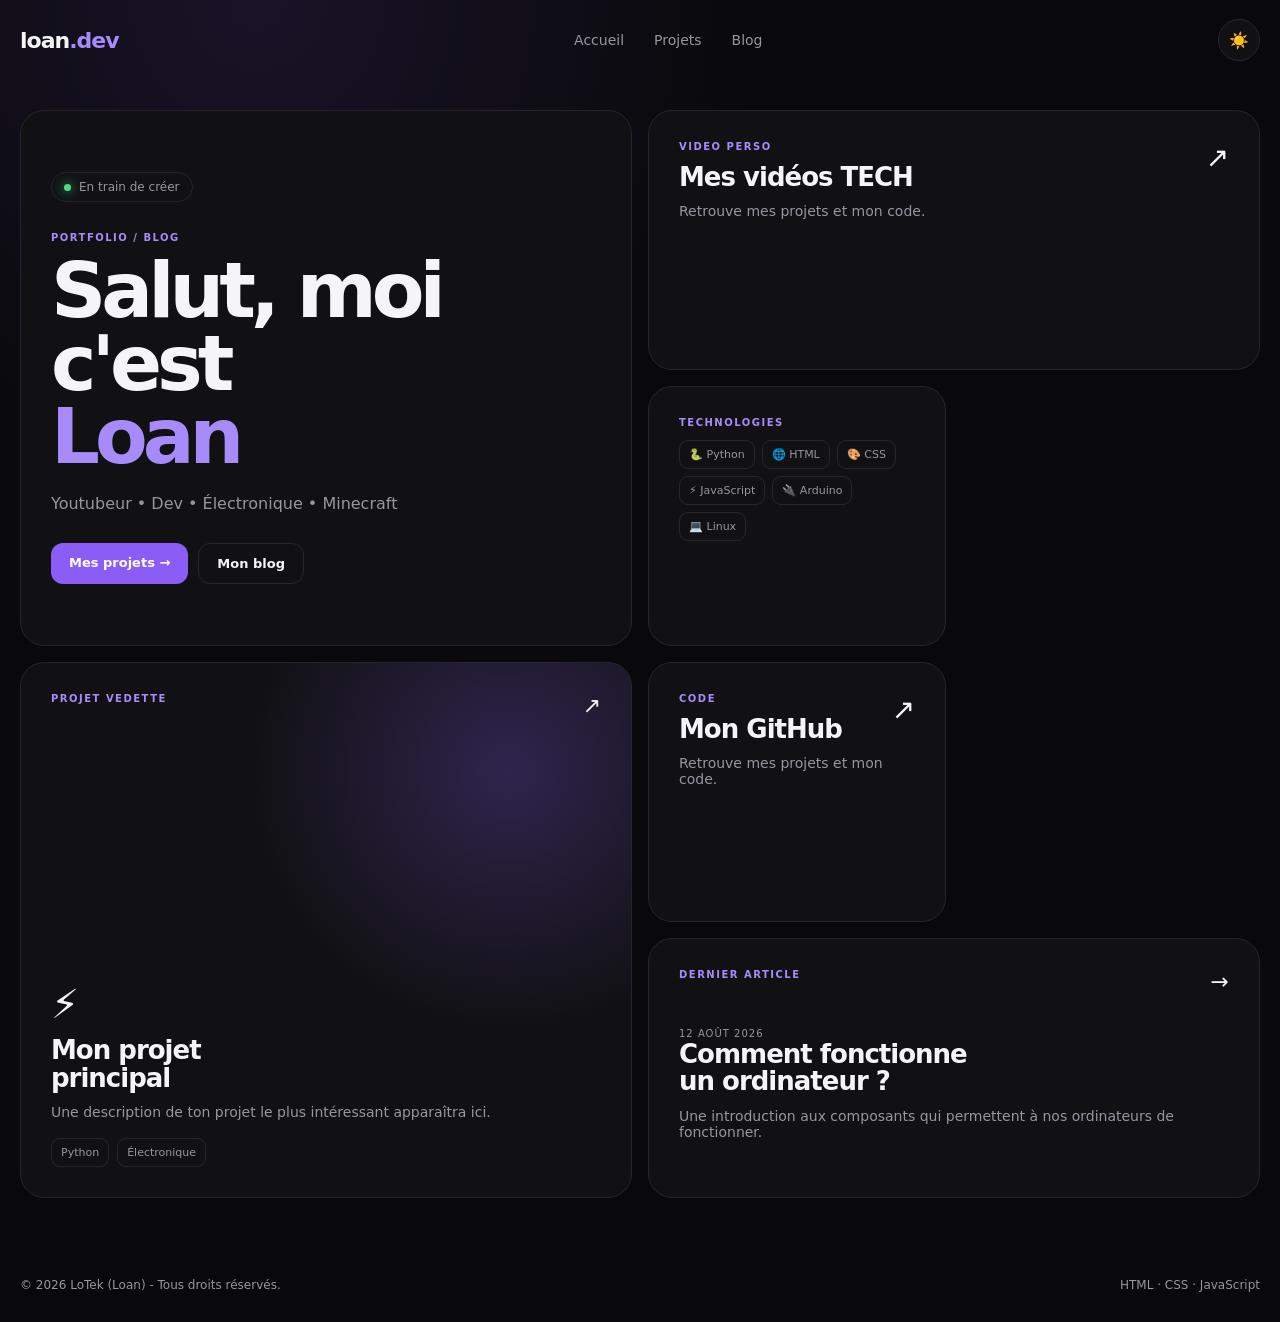
<file: index.html>
<!DOCTYPE html>
<html lang="fr">
<head>
    <meta charset="UTF-8">
    <meta name="viewport" content="width=device-width, initial-scale=1.0">

    <title>LoTek Portofolio</title>

    <link rel="stylesheet" href="css/style.css">
</head>

<body>

<header class="navbar">

    <a href="index.html" class="logo">
        loan<span>.dev</span>
    </a>

    <nav>
        <a href="index.html">Accueil</a>
        <a href="projets.html">Projets</a>
        <a href="blog.html">Blog</a>
    </nav>

    <button id="themeButton" class="theme-button">
        ☀️
    </button>

</header>


<main class="bento">

    <!-- Présentation -->
    <section class="tile tile-large hero">

        <div class="status">
            <span></span>
            En train de créer
        </div>

        <p class="eyebrow">
            PORTFOLIO / BLOG
        </p>

        <h1>
            Salut, moi c'est<br>
            <span>Loan</span>
        </h1>

        <p class="description">
            Youtubeur • Dev • Électronique • Minecraft
        </p>

        <div class="buttons">

            <a href="projets.html" class="button primary">
                Mes projets →
            </a>

            <a href="blog.html" class="button secondary">
                Mon blog
            </a>

        </div>

    </section>

    <!-- YouTube -->
    <section class="tile tile-wide external">

        <div>
            <p class="eyebrow">
                VIDEO PERSO
            </p>

            <h2>
                Mes vidéos TECH
            </h2>

            <p class="muted">
                Retrouve mes projets et mon code.
            </p>
        </div>

        <span class="big-arrow">
            ↗
        </span>

    </section>


    <!-- Technologies -->
    <section class="tile tile-small">

        <p class="eyebrow">
            TECHNOLOGIES
        </p>

        <div class="tech-list">
            <span>🐍 Python</span>
            <span>🌐 HTML</span>
            <span>🎨 CSS</span>
            <span>⚡ JavaScript</span>
            <span>🔌 Arduino</span>
            <span>💻 Linux</span>
        </div>

    </section>


    <!-- Projet vedette -->
    <section href="projets.html" class="tile tile-large featured">

        <div class="tile-header">
            <span class="eyebrow">
                PROJET VEDETTE
            </span>

            <span class="arrow">↗</span>
        </div>

        <div class="tile-bottom">

            <div class="project-icon">
                ⚡
            </div>

            <h2>
                Mon projet<br>
                principal
            </h2>

            <p class="muted">
                Une description de ton projet le plus
                intéressant apparaîtra ici.
            </p>

            <div class="tags">
                <span>Python</span>
                <span>Électronique</span>
            </div>

        </div>

    </section>


    <!-- GitHub -->
    <section href="https://github.com/LoTek2012" class="tile tile-small external">

        <div>
            <p class="eyebrow">
                CODE
            </p>

            <h2>
                Mon GitHub
            </h2>

            <p class="muted">
                Retrouve mes projets et mon code.
            </p>
        </div>

        <span class="big-arrow">
            ↗
        </span>

    </section>


    <!-- Article -->
    <section href="blog.html" class="tile tile-wide">

        <div class="tile-header">

            <span class="eyebrow">
                DERNIER ARTICLE
            </span>

            <span class="arrow">
                →
            </span>

        </div>

        <div class="article">

            <span class="date">
                12 AOÛT 2026
            </span>

            <h2>
                Comment fonctionne<br>
                un ordinateur ?
            </h2>

            <p class="muted">
                Une introduction aux composants qui permettent
                à nos ordinateurs de fonctionner.
            </p>

        </div>

    </section>

</main>


<footer>

    <span>© 2026 LoTek (Loan) - Tous droits réservés.</span>

    <span>
        HTML · CSS · JavaScript
    </span>

</footer>


<script src="js/script.js"></script>

</body>
</html>
</file>
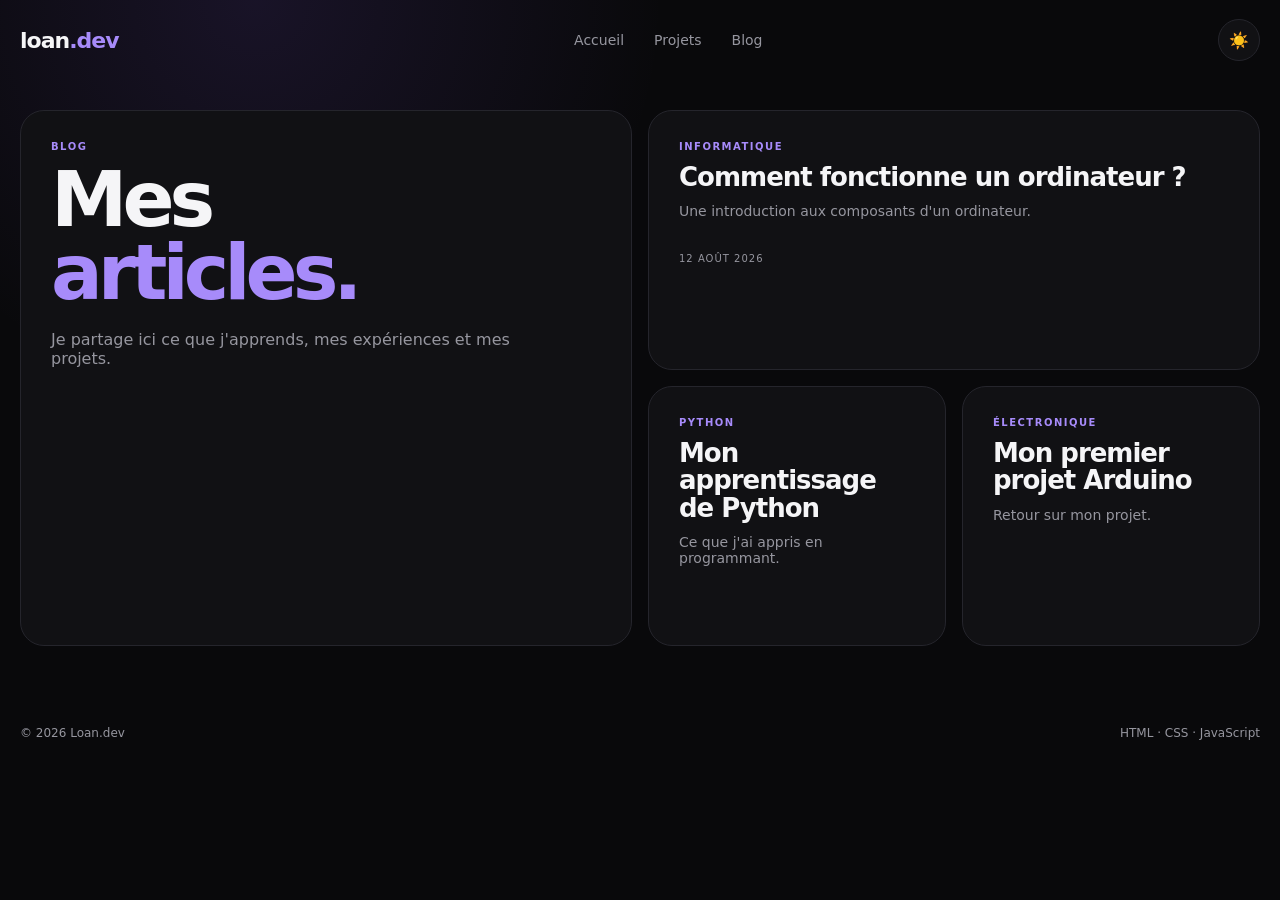
<file: blog.html>
<!DOCTYPE html>
<html lang="fr">

<head>

    <meta charset="UTF-8">

    <meta
        name="viewport"
        content="width=device-width, initial-scale=1.0"
    >

    <title>Loan — Blog</title>

    <link rel="stylesheet" href="css/style.css">

</head>


<body>


<header class="navbar">

    <a href="index.html" class="logo">
        loan<span>.dev</span>
    </a>

    <nav>

        <a href="index.html">
            Accueil
        </a>

        <a href="projets.html">
            Projets
        </a>

        <a href="blog.html">
            Blog
        </a>

    </nav>

    <button
        id="themeButton"
        class="theme-button"
    >
        ☀️
    </button>

</header>


<main class="bento">


    <section class="tile tile-large">

        <p class="eyebrow">
            BLOG
        </p>

        <h1>
            Mes<br>
            <span>articles.</span>
        </h1>

        <p class="description">
            Je partage ici ce que j'apprends,
            mes expériences et mes projets.
        </p>

    </section>


    <a href="#" class="tile tile-wide">

        <p class="eyebrow">
            INFORMATIQUE
        </p>

        <h2>
            Comment fonctionne un ordinateur ?
        </h2>

        <p class="muted">
            Une introduction aux composants
            d'un ordinateur.
        </p>

        <div class="article">

            <span class="date">
                12 AOÛT 2026
            </span>

        </div>

    </a>


    <a href="#" class="tile tile-small">

        <p class="eyebrow">
            PYTHON
        </p>

        <h2>
            Mon apprentissage de Python
        </h2>

        <p class="muted">
            Ce que j'ai appris en programmant.
        </p>

    </a>


    <a href="#" class="tile tile-small">

        <p class="eyebrow">
            ÉLECTRONIQUE
        </p>

        <h2>
            Mon premier projet Arduino
        </h2>

        <p class="muted">
            Retour sur mon projet.
        </p>

    </a>


</main>


<footer>

    <span>
        © 2026 Loan.dev
    </span>

    <span>
        HTML · CSS · JavaScript
    </span>

</footer>


<script src="js/script.js"></script>

</body>

</html>
</file>
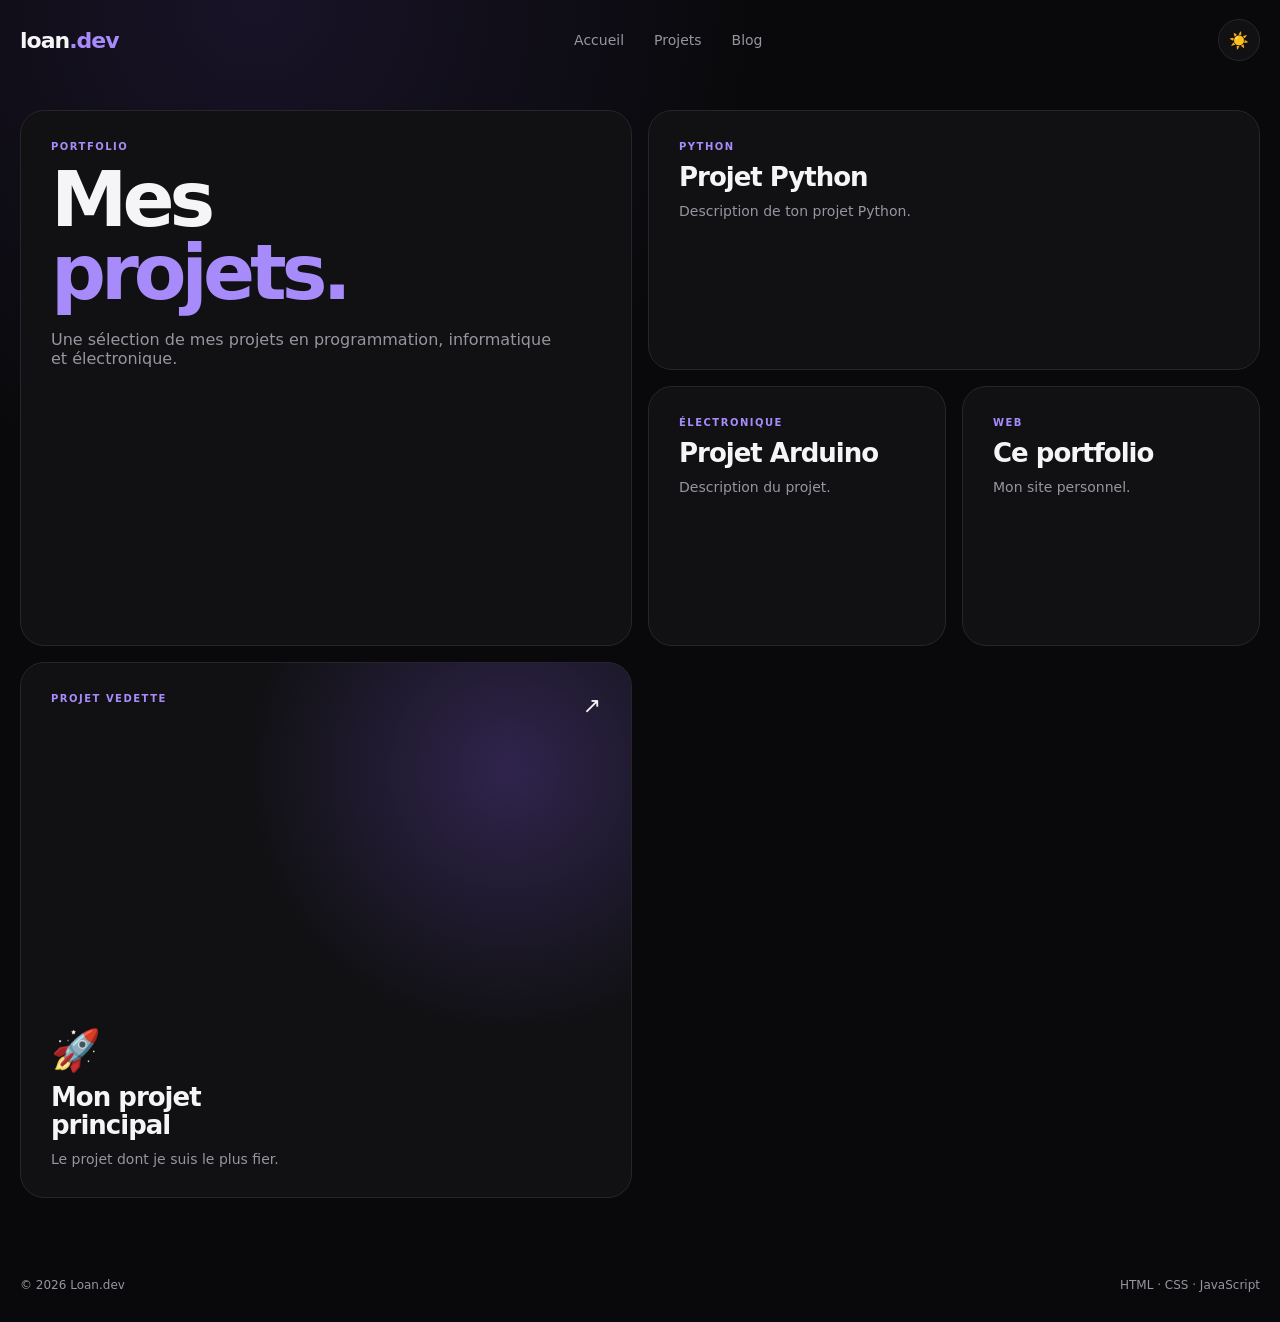
<file: projets.html>
<!DOCTYPE html>
<html lang="fr">

<head>

    <meta charset="UTF-8">

    <meta
        name="viewport"
        content="width=device-width, initial-scale=1.0"
    >

    <title>Loan — Projets</title>

    <link rel="stylesheet" href="css/style.css">

</head>


<body>


<header class="navbar">

    <a href="index.html" class="logo">
        loan<span>.dev</span>
    </a>

    <nav>

        <a href="index.html">
            Accueil
        </a>

        <a href="projets.html">
            Projets
        </a>

        <a href="blog.html">
            Blog
        </a>

    </nav>

    <button
        id="themeButton"
        class="theme-button"
    >
        ☀️
    </button>

</header>


<main class="bento">

    <section class="tile tile-large">

        <p class="eyebrow">
            PORTFOLIO
        </p>

        <h1>
            Mes<br>
            <span>projets.</span>
        </h1>

        <p class="description">
            Une sélection de mes projets en programmation,
            informatique et électronique.
        </p>

    </section>


    <a class="tile tile-wide" href="#">

        <p class="eyebrow">
            PYTHON
        </p>

        <h2>
            Projet Python
        </h2>

        <p class="muted">
            Description de ton projet Python.
        </p>

    </a>


    <a class="tile tile-small" href="#">

        <p class="eyebrow">
            ÉLECTRONIQUE
        </p>

        <h2>
            Projet Arduino
        </h2>

        <p class="muted">
            Description du projet.
        </p>

    </a>


    <a class="tile tile-small" href="#">

        <p class="eyebrow">
            WEB
        </p>

        <h2>
            Ce portfolio
        </h2>

        <p class="muted">
            Mon site personnel.
        </p>

    </a>


    <a class="tile tile-large featured" href="#">

        <div class="tile-header">

            <span class="eyebrow">
                PROJET VEDETTE
            </span>

            <span class="arrow">
                ↗
            </span>

        </div>

        <div class="tile-bottom">

            <div class="project-icon">
                🚀
            </div>

            <h2>
                Mon projet<br>
                principal
            </h2>

            <p class="muted">
                Le projet dont je suis le plus fier.
            </p>

        </div>

    </a>

</main>


<footer>

    <span>
        © 2026 Loan.dev
    </span>

    <span>
        HTML · CSS · JavaScript
    </span>

</footer>


<script src="js/script.js"></script>

</body>

</html>
</file>
<file: css/style.css>
/* =================================
   VARIABLES
================================= */

:root {

    --background: #09090b;

    --card: #111114;
    --card-hover: #18181d;

    --border: #25252c;

    --text: #f5f5f7;
    --muted: #96969f;

    --accent: #8b5cf6;
    --accent-light: #a78bfa;

    --radius: 24px;

}


/* =================================
   RESET
================================= */

* {
    margin: 0;
    padding: 0;

    box-sizing: border-box;
}


html {
    scroll-behavior: smooth;
}


body {

    min-height: 100vh;

    font-family:
        Inter,
        system-ui,
        sans-serif;

    color: var(--text);

    background:

        radial-gradient(
            circle at 20% 0%,
            rgba(139, 92, 246, .12),
            transparent 30%
        ),

        var(--background);

    transition:
        background .3s,
        color .3s;

}


/* =================================
   NAVBAR
================================= */

.navbar {

    width:
        min(
            1400px,
            calc(100% - 40px)
        );

    height:  80px;

    margin: auto;

    display: flex;

    align-items: center;

    justify-content: space-between;

}


.logo {

    color: var(--text);

    text-decoration: none;

    font-size: 22px;

    font-weight: 800;

    letter-spacing: -1px;

}


.logo span {

    color: var(--accent-light);

}


nav {

    display: flex;

    gap: 30px;

}


nav a {

    color: var(--muted);

    text-decoration: none;

    font-size: 14px;

    transition: color .2s;

}


nav a:hover {

    color: var(--text);

}


.theme-button {

    width: 42px;
    height: 42px;

    border-radius: 50%;

    border: 1px solid var(--border);

    background: var(--card);

    cursor: pointer;

    font-size: 16px;

}


/* =================================
   BENTO
================================= */

.bento {

    width:
        min(
            1400px,
            calc(100% - 40px)
        );

    margin: 30px auto 80px;

    display: grid;

    grid-template-columns:
        repeat(4, 1fr);

    grid-auto-rows: 260px;

    gap: 16px;

}


/* =================================
   TILES
================================= */

.tile {

    position: relative;

    overflow: hidden;

    padding: 30px;

    border:
        1px solid var(--border);

    border-radius: var(--radius);

    background: var(--card);

    color: var(--text);

    text-decoration: none;

    transition:

        transform .25s ease,

        background .25s ease,

        border-color .25s ease;

}


.tile:hover {

    transform: translateY(-5px);

    background: var(--card-hover);

    border-color: #3a3a43;

}


/* =================================
   TILE SIZES
================================= */

.tile-small {

    grid-column: span 1;

    grid-row: span 1;

}


.tile-wide {

    grid-column: span 2;

    grid-row: span 1;

}


.tile-tall {

    grid-column: span 1;

    grid-row: span 2;

}


.tile-large {

    grid-column: span 2;

    grid-row: span 2;

}


/* =================================
   TEXT
================================= */

.eyebrow {

    margin-bottom: 12px;

    color: var(--accent-light);

    font-size: 10px;

    font-weight: 700;

    letter-spacing: 1.5px;

}


h1 {

    font-size:
        clamp(
            50px,
            6vw,
            82px
        );

    line-height: .95;

    letter-spacing: -5px;

}


h1 span {

    color: var(--accent-light);

}


h2 {

    font-size: 26px;

    line-height: 1.05;

    letter-spacing: -1px;

}


.muted {

    margin-top: 12px;

    color: var(--muted);

    font-size: 14px;

}


/* =================================
   HERO
================================= */

.hero {

    display: flex;

    flex-direction: column;

    justify-content: center;

}


.status {

    display: flex;

    align-items: center;

    gap: 8px;

    width: fit-content;

    margin-bottom: 30px;

    padding:
        7px 12px;

    border:
        1px solid var(--border);

    border-radius: 100px;

    color: var(--muted);

    font-size: 12px;

}


.status span {

    width: 7px;
    height: 7px;

    border-radius: 50%;

    background: #4ade80;

    box-shadow:
        0 0 12px #4ade80;

}


.description {

    max-width: 520px;

    margin-top: 20px;

    color: var(--muted);

}


.buttons {

    display: flex;

    gap: 10px;

    margin-top: 30px;

}


.button {

    padding:
        12px 18px;

    border-radius: 12px;

    text-decoration: none;

    font-size: 13px;

    font-weight: 600;

}


.primary {

    background: var(--accent);

    color: white;

}


.secondary {

    border:
        1px solid var(--border);

    color: var(--text);

}


/* =================================
   ICONS
================================= */

.tile-icon {

    font-size: 28px;

    margin-bottom: 20px;

}


/* =================================
   TECHNOLOGIES
================================= */

.tech-list {

    display: flex;

    flex-wrap: wrap;

    gap: 7px;

}


.tech-list span,
.tags span {

    padding:
        7px 9px;

    border:
        1px solid var(--border);

    border-radius: 9px;

    color: var(--muted);

    font-size: 11px;

}


/* =================================
   FEATURED
================================= */

.featured {

    background:

        radial-gradient(
            circle at 80% 20%,
            rgba(139, 92, 246, .25),
            transparent 40%
        ),

        var(--card);

}


.tile-header {

    display: flex;

    justify-content: space-between;

}


.arrow {

    font-size: 22px;

}


.tile-bottom {

    position: absolute;

    left: 30px;
    right: 30px;

    bottom: 30px;

}


.project-icon {

    font-size: 40px;

    margin-bottom: 10px;

}


.tags {

    display: flex;

    gap: 8px;

    margin-top: 18px;

}


/* =================================
   GITHUB
================================= */

.external {

    display: flex;

    justify-content: space-between;

}


.big-arrow {

    font-size: 28px;

}


/* =================================
   BLOG
================================= */

.article {

    margin-top: 28px;

}


.date {

    color: var(--muted);

    font-size: 10px;

    letter-spacing: 1px;

}


/* =================================
   CONTACT
================================= */

.contact .big-arrow {

    position: absolute;

    right: 25px;

    bottom: 20px;

}


/* =================================
   FOOTER
================================= */

footer {

    width:
        min(
            1400px,
            calc(100% - 40px)
        );

    margin: 0 auto 30px;

    display: flex;

    justify-content: space-between;

    color: var(--muted);

    font-size: 12px;

}


/* =================================
   RESPONSIVE
================================= */

@media (max-width: 900px) {

    .bento {

        grid-template-columns:
            repeat(2, 1fr);

    }

    .tile-wide,
    .tile-large {

        grid-column: span 2;

    }

}


@media (max-width: 600px) {

    .navbar {

        width:
            calc(100% - 24px);

    }

    nav {

        display: none;

    }

    .bento {

        width:
            calc(100% - 24px);

        grid-template-columns: 1fr;

        grid-auto-rows: auto;

    }

    .tile-small,
    .tile-wide,
    .tile-tall,
    .tile-large {

        grid-column: span 1;

    }

    .hero {

        min-height: 500px;

    }

    .featured {

        min-height: 480px;

    }

    h1 {

        font-size: 55px;

        letter-spacing: -3px;

    }

    footer {

        width:
            calc(100% - 24px);

        flex-direction: column;

        gap: 5px;

    }

}
</file>
